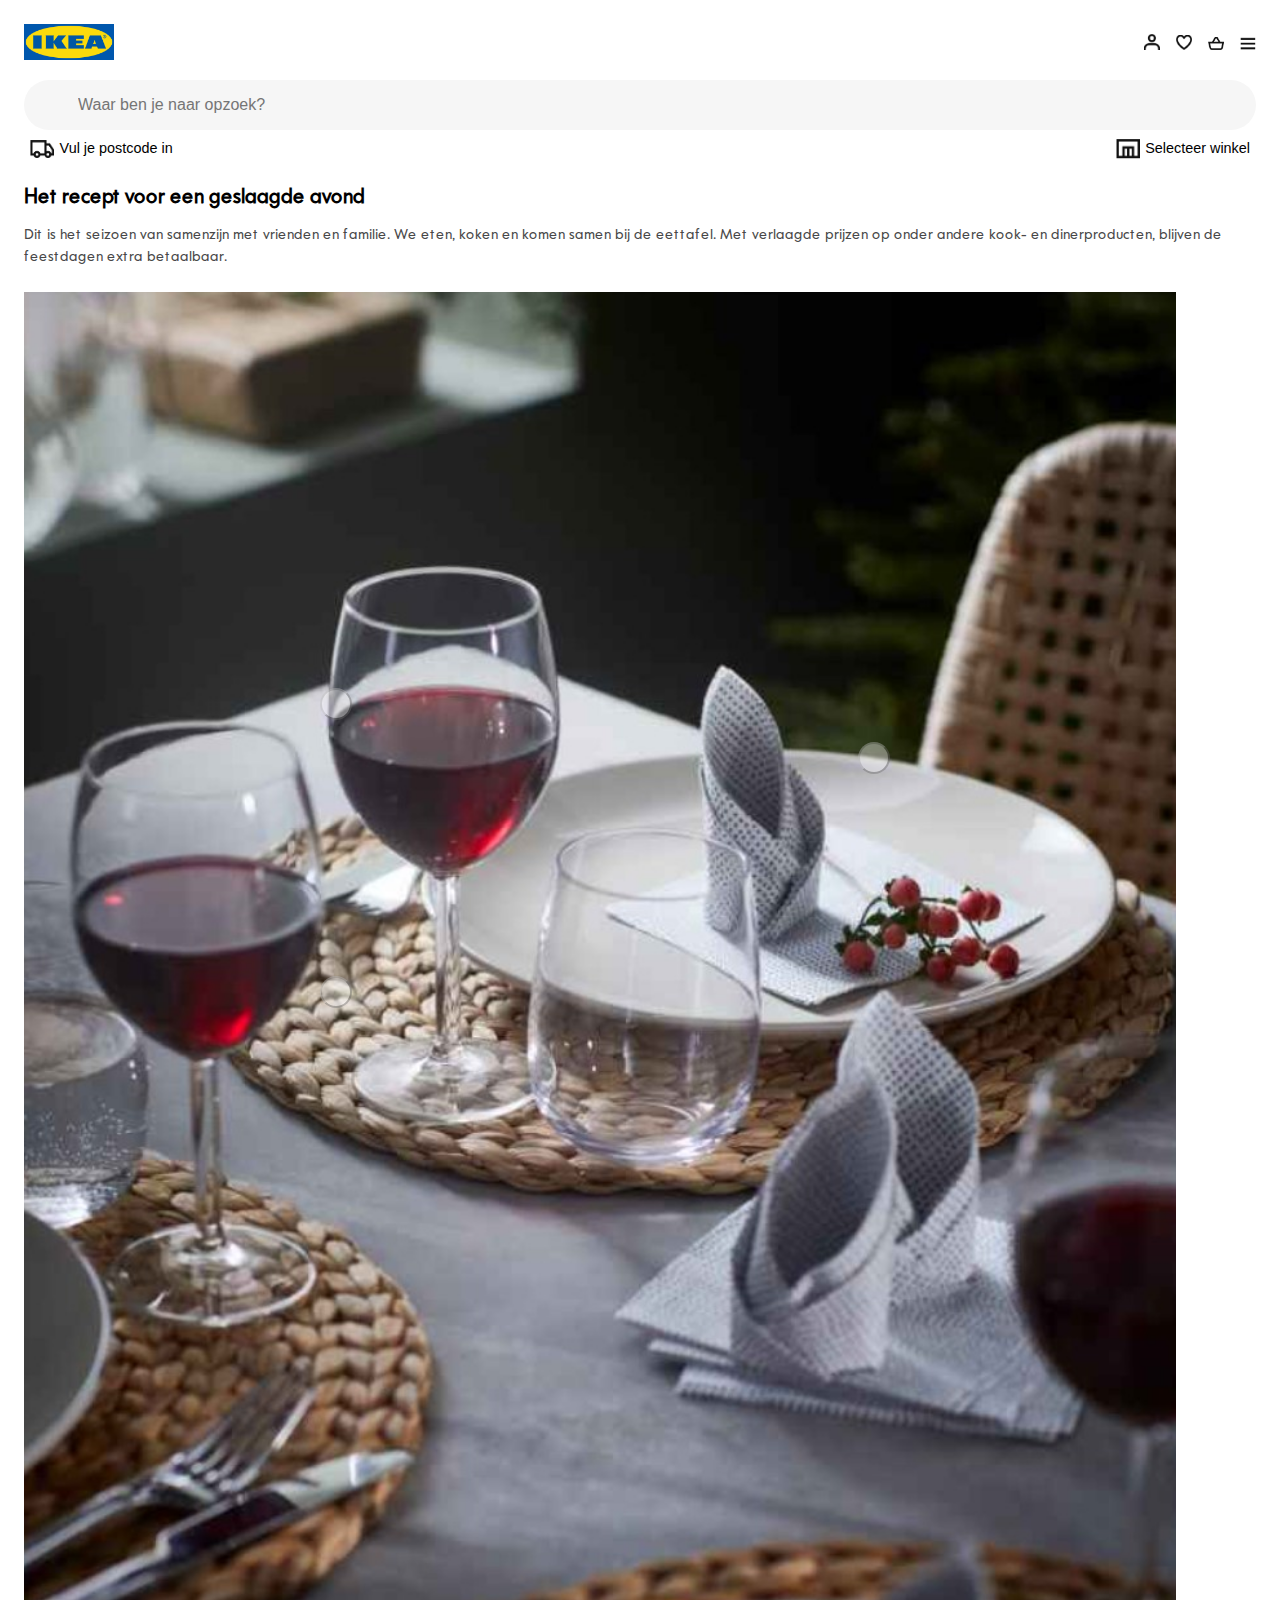
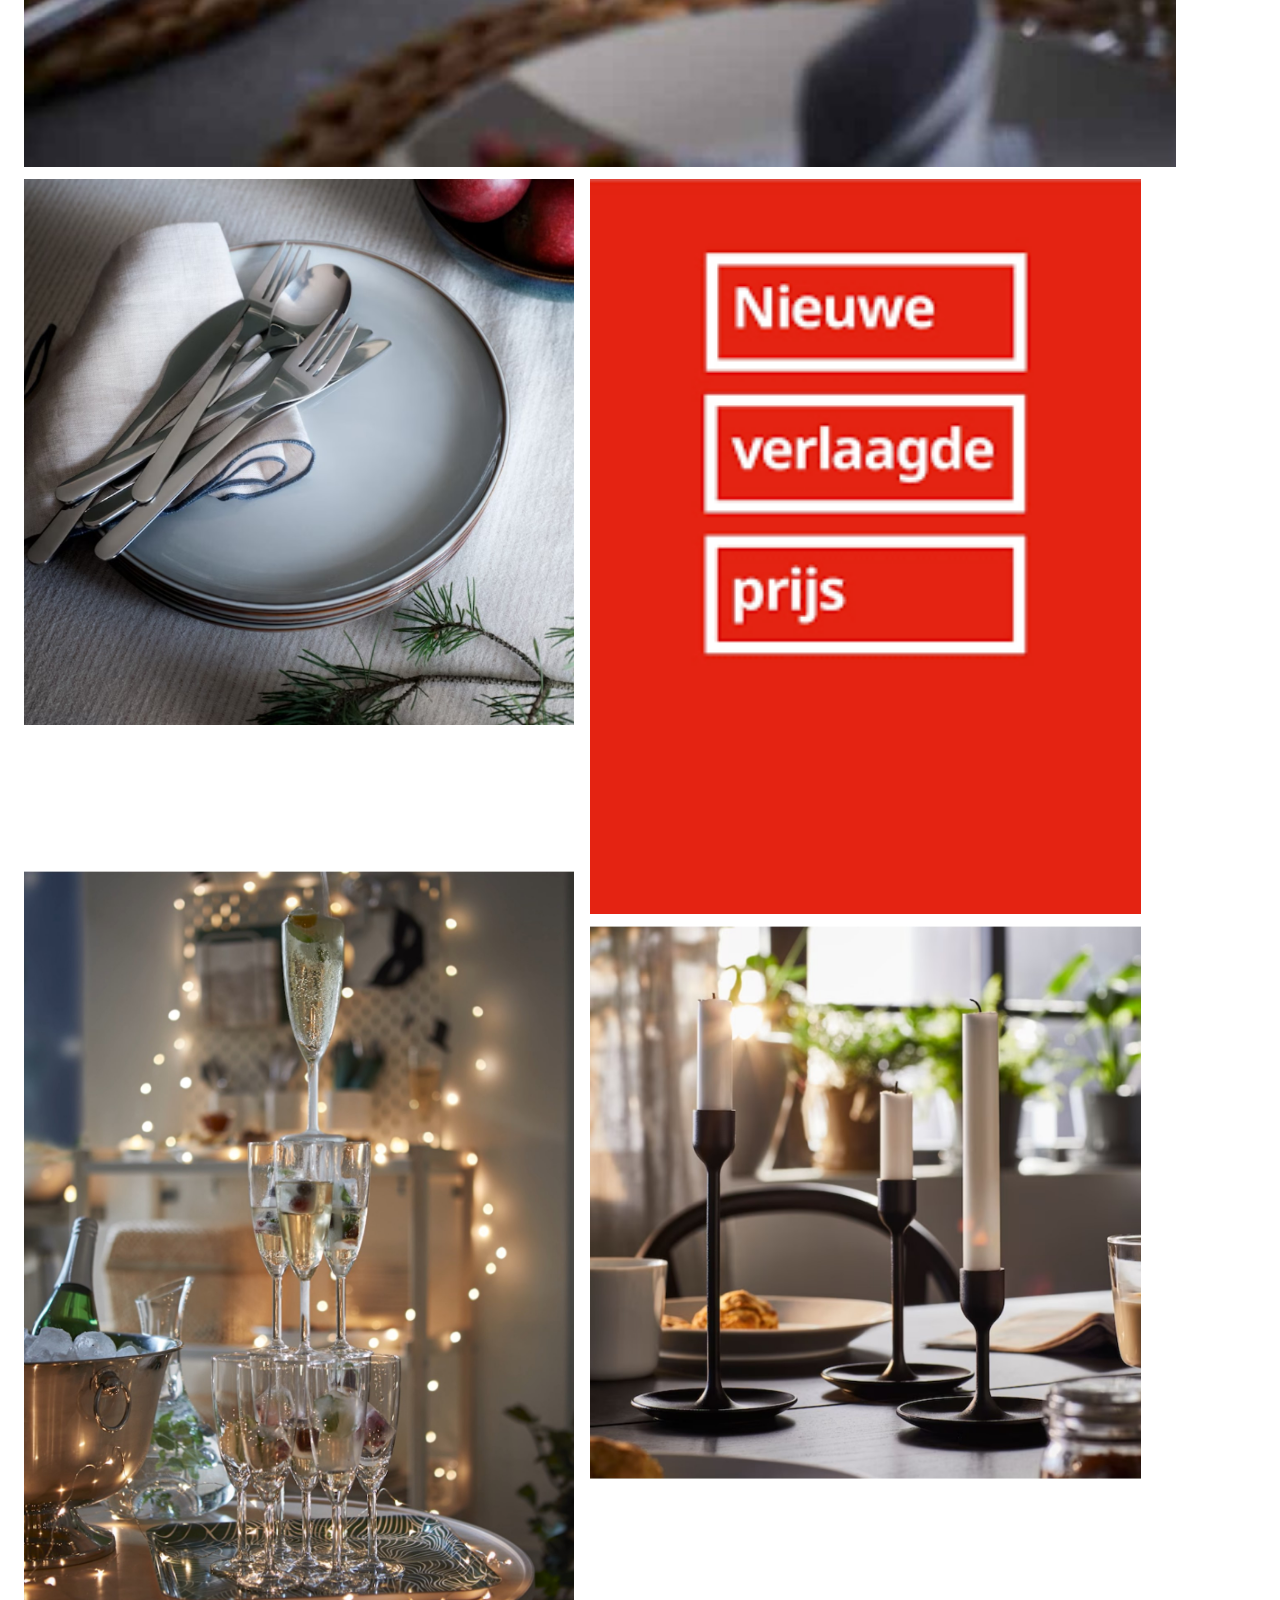
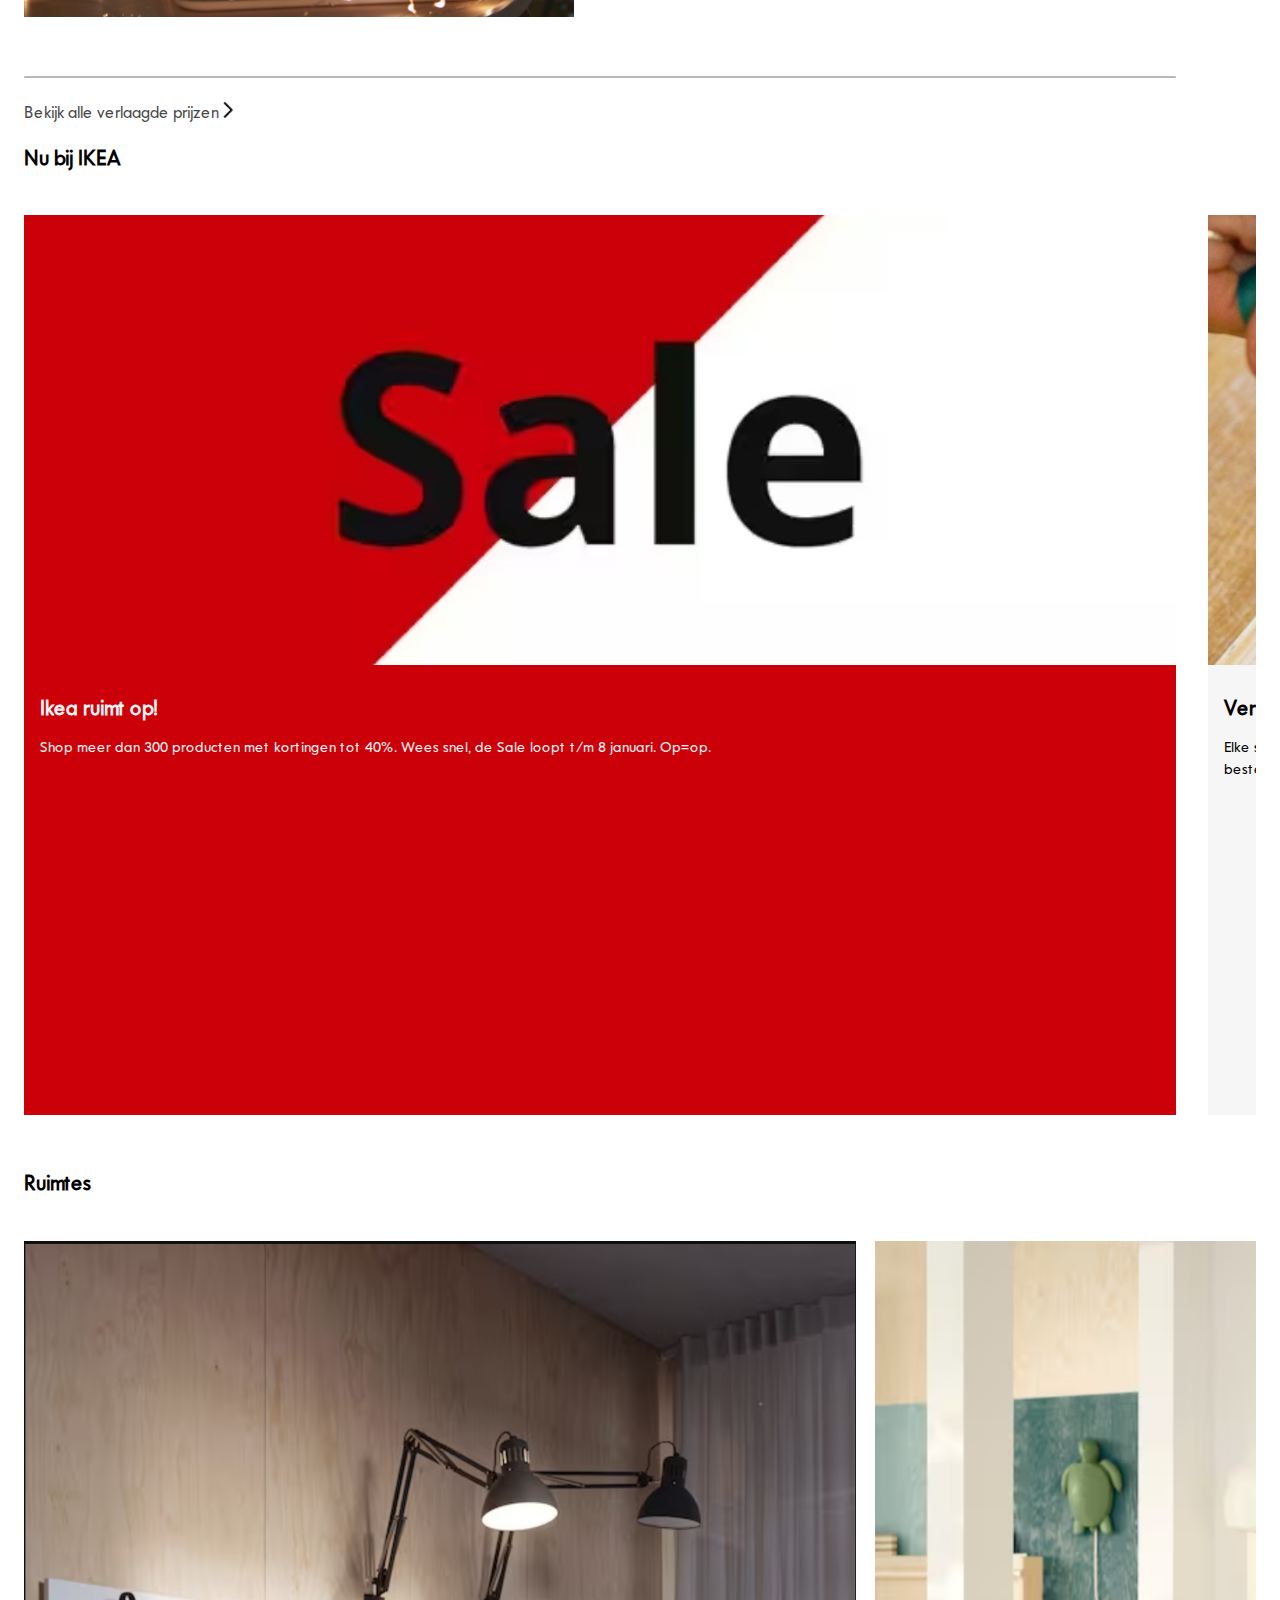
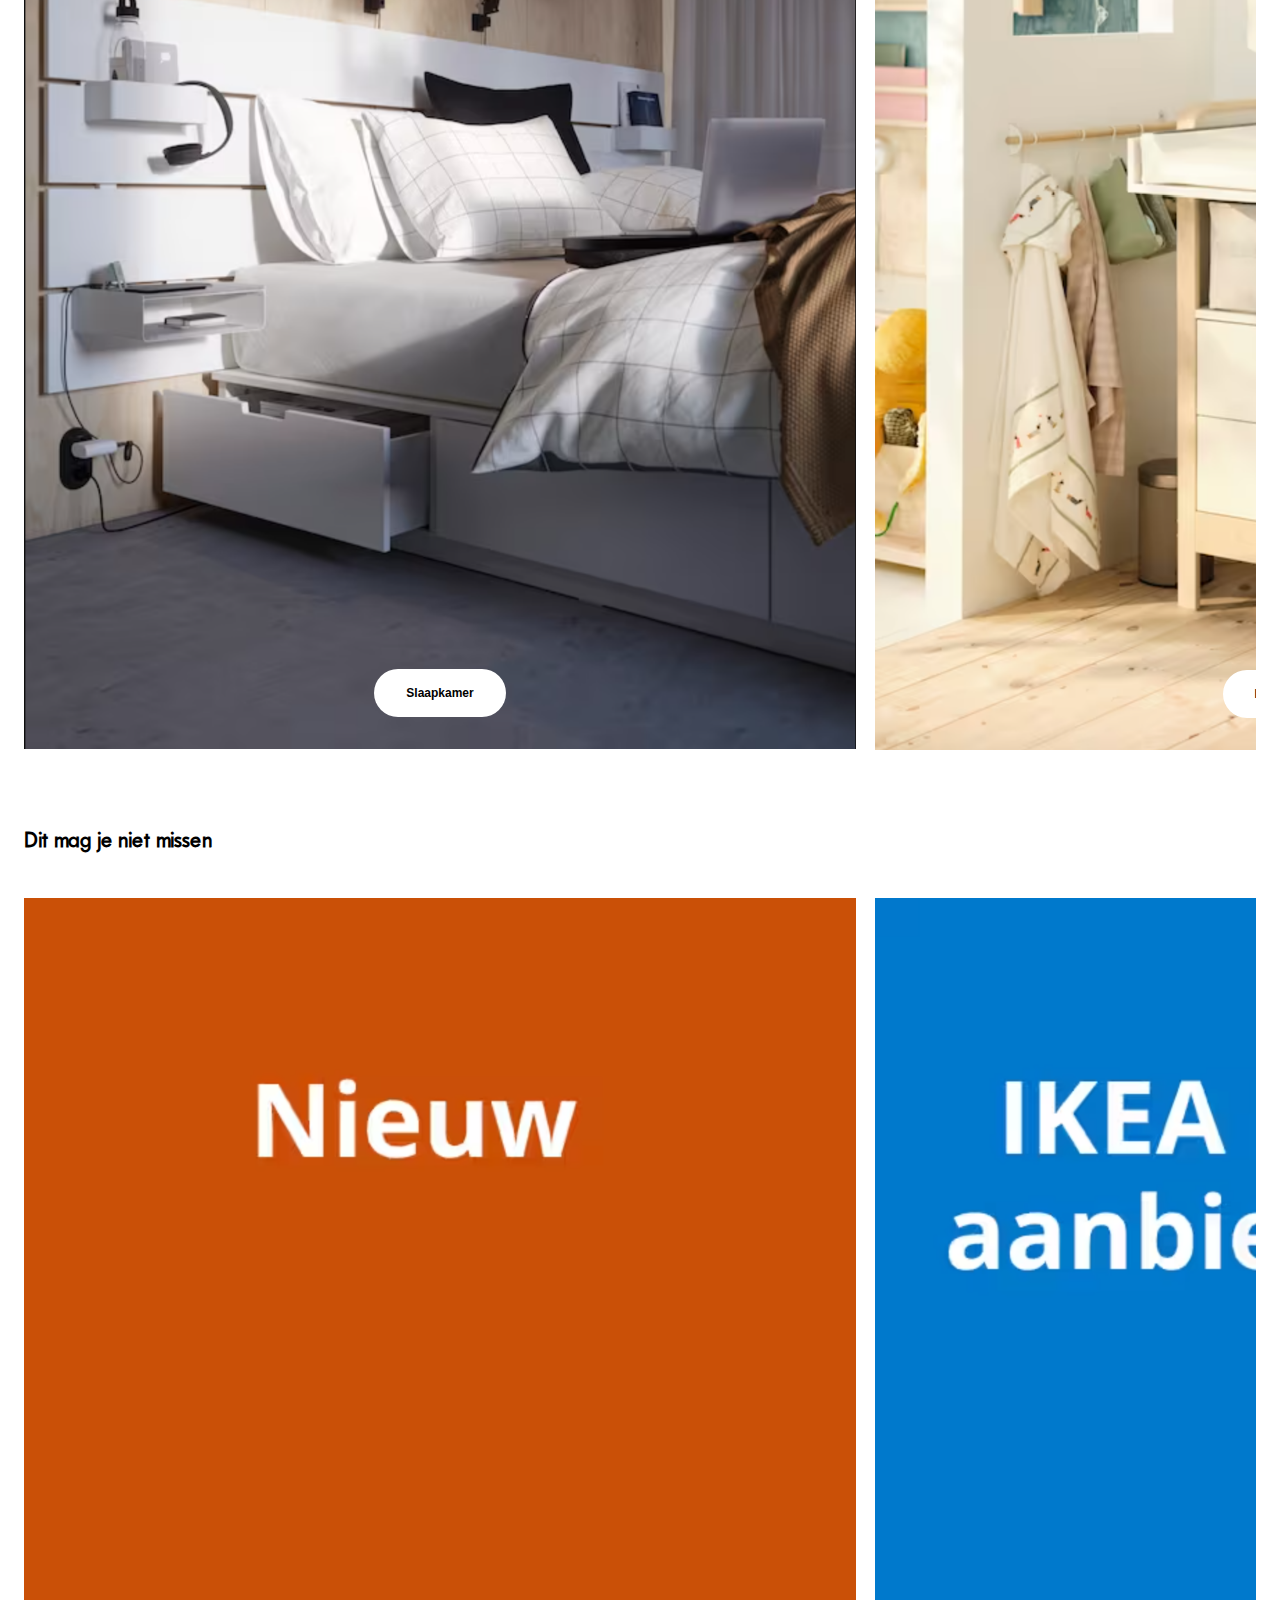
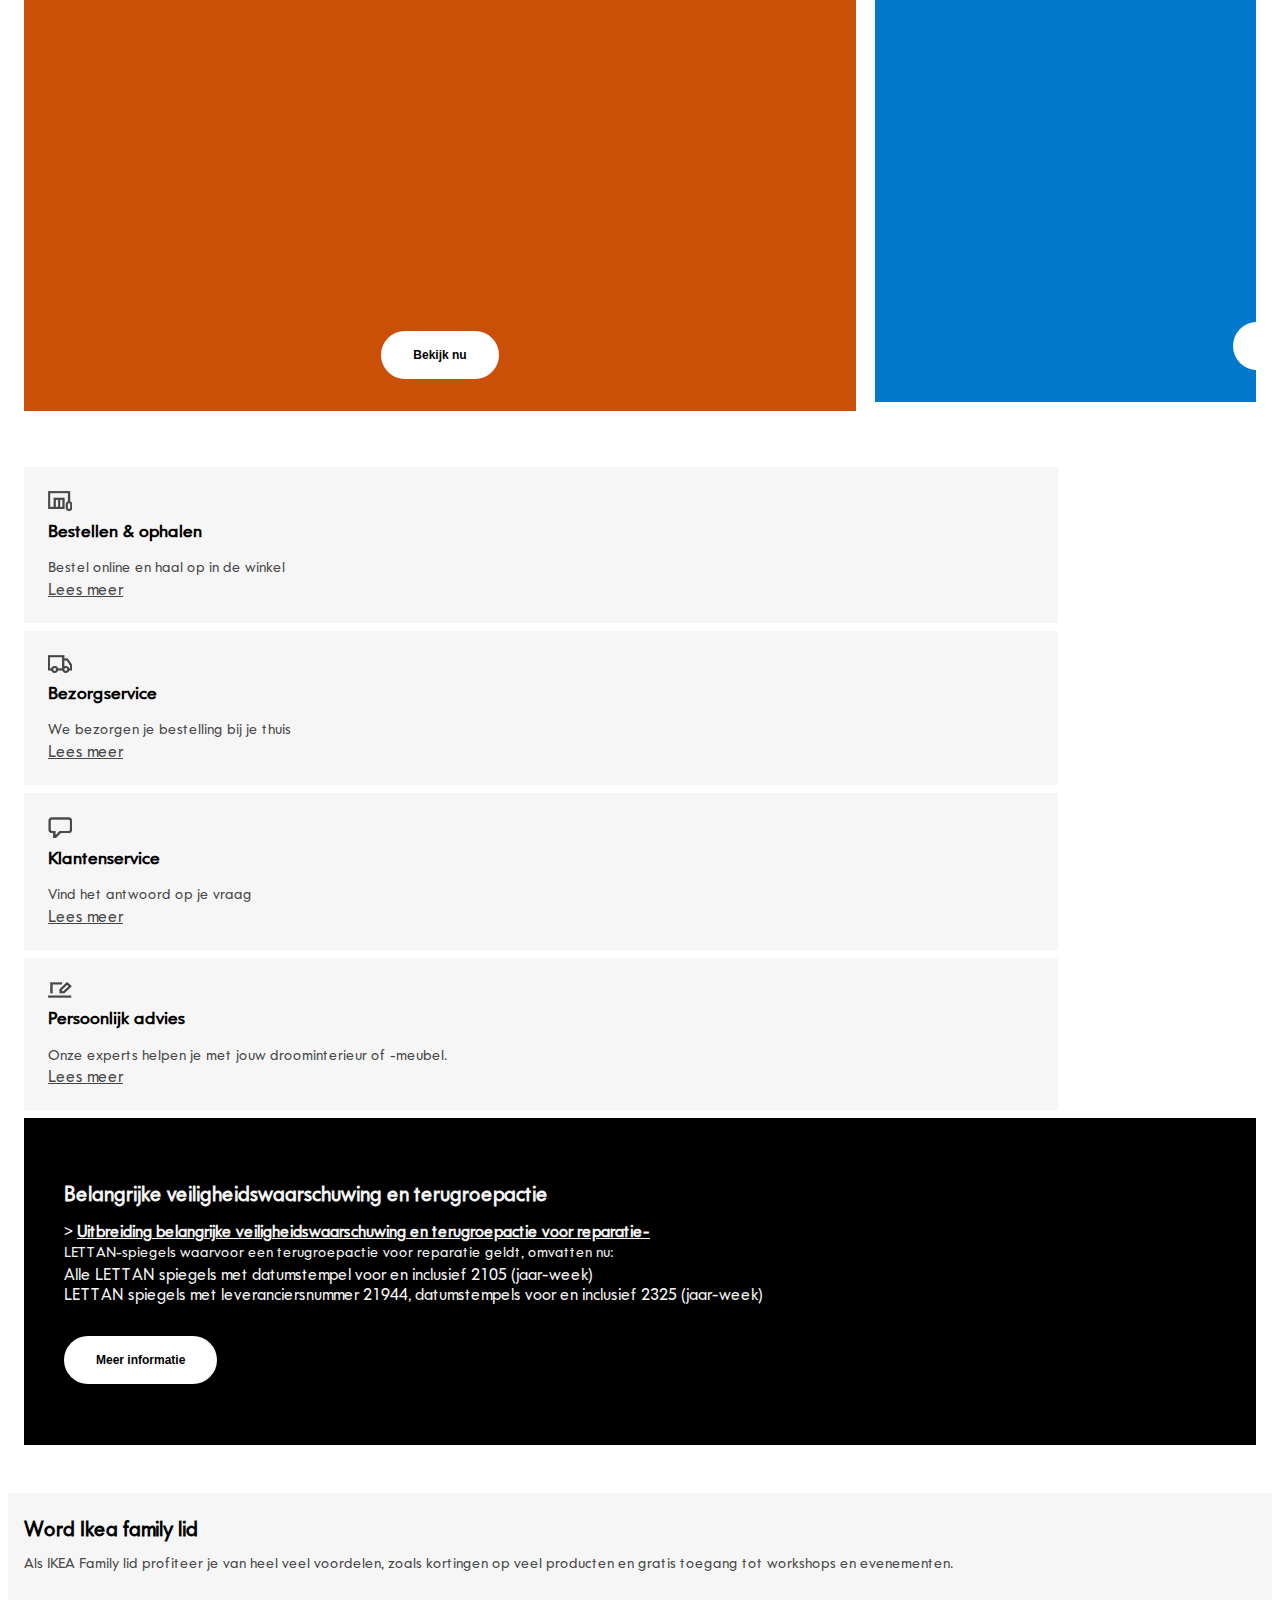
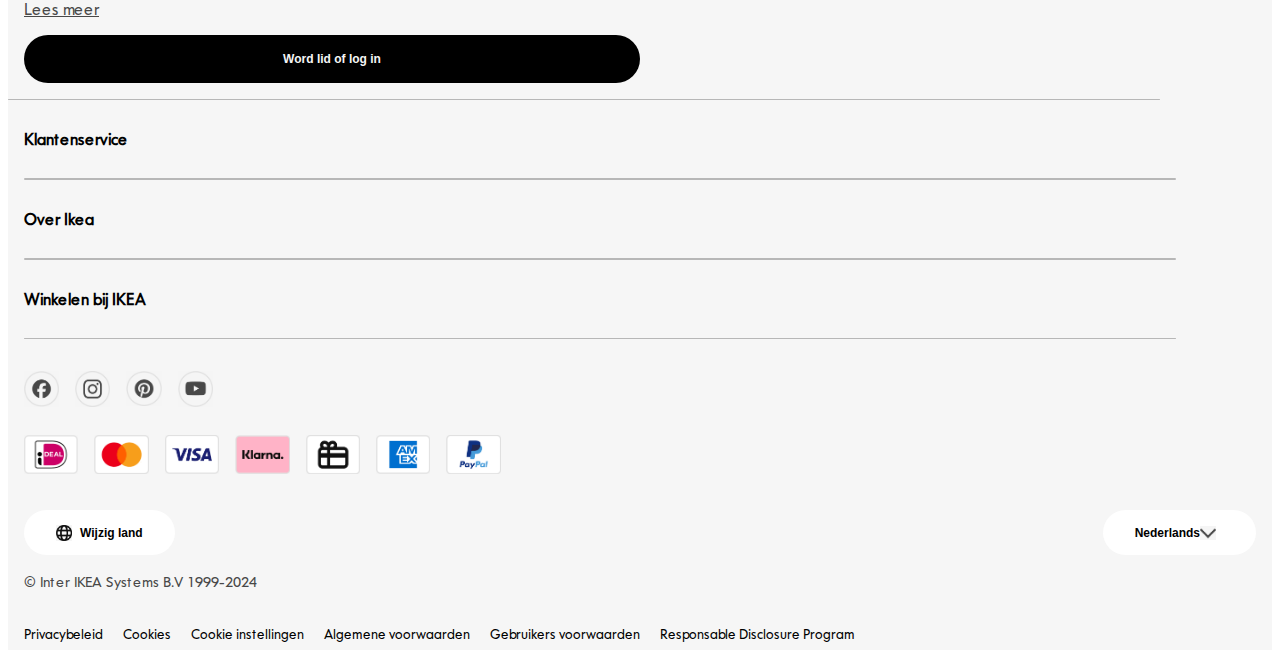
<file: index.html>
<!DOCTYPE html>
<html lang="nl">

<head>
    <meta charset="UTF-8">
    <meta name="viewport" content="width=device-width, initial-scale=1.0">
    <link rel="stylesheet" type="text/css" href="styles.css" />
    <title>namaak ikea</title>
</head>

<body>
    <header>

        <nav>
            <a href="pagina2.html"><img src="./Images/ikeaLogoImg.png" alt="Ikea logo"></a>
            <ul>
                <li><a href="pagina2.html"><img src="./Images/accountImg.png" alt="Mijn account"></a></li>
                <li><a href="pagina2.html"><img src="./Images/heartImg.png" alt="Favorieten"></a></li>
                <li><a href="pagina2.html"><img src="./Images/winkelmandImg.png" alt="Winkelmand"></a></li>
                <li><a href="pagina2.html"><img src="./Images/hamburgermenuImg.png" alt="Hamburger menu"></a></li>
            </ul>
        </nav>
        <!-- zoekbalk -->
        <form id="form" role="search">
            <!-- <img src="/Images/vergrootglasImg.png" alt="vergrootglas"> -->
            <input type="search" id="query" name="q" placeholder="Waar ben je naar opzoek?">

        </form>
        <div>
            <button><img src="./Images/busjeWit.png" alt="busje">Vul je postcode in</button>
            <button><img src="./Images/WinkelWit.png" alt="winkel">Selecteer winkel</button>
        </div>
        <div class="lijn"></div>
    </header>
    <main>
        <section class="fotos">
            <h1>Het recept voor een geslaagde avond</h1>
            <p>Dit is het seizoen van samenzijn met vrienden en familie. We eten,
                koken en komen samen bij de eettafel. Met verlaagde prijzen op onder
                andere kook- en dinerproducten, blijven de feestdagen extra betaalbaar.
            </p>

            <img src="./Images/wijnimg.jpg" alt="gezellige eettafel met zachte tinten">

            <button class="openButton" data-target="popupContainer1"></button>
            <button class="openButton" data-target="popupContainer2"></button>
            <button class="openButton" data-target="popupContainer3"></button>

            <div id="popupContainer1" class="popup-container">

                <a class="containerPoPInhoud" href="pagina2.html">

                    <h2>SVALKA</h2>
                    <h4>Wijnglas</h4>
                    <p>€4,99</p>
                </a>
                <div class="lijn-verticaal"></div>


            </div>

            <div id="popupContainer2" class="popup-container">

                <h2>FARGKLAR</h2>
                <h4>Bord</h4>
                <p>€12,99</p>

                <div class="lijn-verticaal"></div>


            </div>

            <div id="popupContainer3" class="popup-container">
                <a class="containerPoPInhoud" href="pagina2.html">
                    <h2>SOARE</h2>
                    <h4>Placemet</h4>
                    <p>€3,99</p>
                </a>
                <div class="lijn-verticaal"></div>

            </div>




            <div class="foto-container">
                <a href="pagina2.html"><img src="./Images/bestekimg.jpg" alt="zilver bestekset"></a>
                <a href="pagina2.html">
                    <img src="./Images/korting.png" alt="nieuwe verlaagde prijzen kortings banner">
                </a>
                <a href="pagina2.html"><img src="./Images/champagneimg.jpg"
                        alt="champagne glazen met champagne er in"></a>
                <a href="pagina2.html"><img src="./Images/kaarsenImg.jpg" alt="Zwarte kaarsenhouder set 3 lengtes"></a>
            </div>
            <div class="lijn-horizontaal"></div>
            <a href="pagina2.html">Bekijk alle verlaagde prijzen <img src="./Images/rechtsImg.png"
                    alt="pijl naar rechts om door te gaan"></a>

        </section>
        <section class="sliders">
            <h2>Nu bij IKEA</h2>
            <div class="container">
                <ul>
                    <li>
                        <img src="./Images/saleImg.jpg" alt="korting banner">
                        <h3>Ikea ruimt op!</h3>
                        <p>Shop meer dan 300 producten met kortingen tot 40%. Wees snel, de Sale loopt t/m 8 januari.
                            Op=op.
                        </p>

                    </li>
                    <li>
                        <img src="./Images/bakjeImg.jpg" alt="herbruikbaren silecone afsluitingen voor bakjes">
                        <h3>Verandering hoeft niet de wereld te kosten</h3>
                        <p>Elke stap telt! Verspil bijvoorbeeld minder voedsel met onze handige opbergers en vervang
                            wegwerpproducten
                            met oplaadbare of herbruikbare varianten. Bekijk onze beste tips en producten.
                        </p>

                    </li>
                    <li>
                        <img src="./Images/busjeImg.jpg" alt="rode engelse knuffel bus met boekje">
                        <h3>Er is niks leukers dan een mooi verhaaltje</h3>
                        <p>Samen een boekje lezen. Dat is toch de droom van elk kind. Onze kinderboekjes zijn nu extra
                            voordelig geprijsd.
                            Bekijk ze snel.
                        </p>

                    </li>
                    <li>
                        <img src="./Images/plantenImg.jpg"
                            alt="rieten planten bakken met groten en kleine kamerplanten">
                        <h3>Profiteer van IKEA family aanbiedingen</h3>
                        <p>Ontdek onze IKEA Family aanbiedingen, waaronder 20% IKEA Family korting op alle planten
                            (m.u.v. kunstplanten, geldig t/m 15 januari december 2024).
                        </p>

                    </li>
                </ul>
            </div>
        </section>
        <section class="sliders">
            <h2>Ruimtes</h2>
            <ul>
                <li>
                    <img src="./Images/SlaapKamerImg.png" alt="slaapkamer met witte en bruine tinten">
                    <button>Slaapkamer</button>
                </li>
                <li>
                    <img src="./Images/KinderKamerImg.png" alt="kinderkamer met thema over de ruimte">
                    <button>Kinderkamer</button>
                </li>
                <li>
                    <img src="./Images/WoonKamerImg.png" alt="woonkamer met witte bank en kasten">
                    <button>Woonkamer</button>
                </li>
                <li>
                    <img src="./Images/EetKamerImg.png" alt="Eetkamer met zwarte tafel en stoelen">
                    <button>Eetkamer</button>
                </li>
                <li>
                    <img src="./Images/KeukenKamerImg.png" alt=" Zwarte keuken met wit werkblad">
                    <button>Keuken</button>
                </li>
                <li>
                    <img src="./Images/BadKamerImg.png" alt="Badkamer met witte meubulair">
                    <button>Badkamer</button>
                </li>
                <li>
                    <img src="./Images/ThuisWerkPlekImg.png" alt="Thuiswerkplek">
                    <button>Thuiswerkplek</button>
                </li>
                <li>
                    <img src="./Images/BergingImg.png" alt="Berging">
                    <button>Berging</button>
                </li>
                <li>
                    <img src="./Images/GarageImg.png" alt="Garage met zwarte en grijze tinten">
                    <button>Garage</button>
                </li>
            </ul>
        </section>
        <section class="sliders">
            <h2>Dit mag je niet missen</h2>
            <ul>
                <li>
                    <img src="./Images/NieuwImg.png" alt="">
                    <button>Bekijk nu</button>
                </li>
                <li>
                    <img src="./Images/FamilyImg.png" alt="">
                    <button>Bekijk nu</button>
                </li>
                <li>
                    <img src="./Images/VerlaagdePrijsImg.png" alt="">
                    <button>Bekijk nu</button>
                </li>
                <li>
                    <img src="./Images/GoedkoopImg.png" alt="">
                    <button>Bekijk nu</button>
                </li>
                <li>
                    <img src="./Images/LaagstePrijzenImg.png" alt="">
                    <button>Bekijk nu</button>
                </li>
                <li>
                    <img src="./Images/ElkeStapImg.png" alt="">
                    <button>Bekijk nu</button>
                </li>
            </ul>
        </section>

        <section class="informatie">
            <div>
                <img src="./Images/ophalen.png" alt="computer muis en winkel">
                <h2>Bestellen & ophalen</h2>
                <p>Bestel online en haal op in de winkel</p>
                <a href="pagina2.html">Lees meer</a>
            </div>
            <div>
                <img src="./Images/bezorgengrijs.png" alt="Bezorging bus grijs">
                <h2>Bezorgservice</h2>
                <p>We bezorgen je bestelling bij je thuis</p>
                <a href="pagina2.html">Lees meer</a>
            </div>
            <div>
                <img src="./Images/bericht.png" alt="berichtbox">
                <h2>Klantenservice</h2>
                <p>Vind het antwoord op je vraag</p>
                <a href="pagina2.html">Lees meer</a>
            </div>
            <div>
                <img src="./Images/advies.png" alt="Bezorging bus grijs">
                <h2>Persoonlijk advies</h2>
                <p>Onze experts helpen je met jouw droominterieur of -meubel.</p>
                <a href="pagina2.html">Lees meer</a>
            </div>
        </section>
        <section class="vijligheid">
            <h2>Belangrijke veiligheidswaarschuwing en terugroepactie</h2>
            <ul>
                <li>>
                    <a href="pagina2.html"> Uitbreiding belangrijke veiligheidswaarschuwing en terugroepactie voor
                        reparatie-</a>
                    <p>LETTAN-spiegels waarvoor een terugroepactie voor reparatie geldt, omvatten nu:</p>
                </li>
            </ul>
            <uL>
                <li>Alle LETTAN spiegels met datumstempel voor en inclusief 2105 (jaar-week)</li>
                <li>LETTAN spiegels met leveranciersnummer 21944, datumstempels voor en inclusief 2325 (jaar-week) </li>
            </uL>

            <button>Meer informatie</button>
        </section>

    </main>
    <footer>
        <section>
            <h2>Word Ikea family lid</h2>
            <p>Als IKEA Family lid profiteer je van heel veel voordelen, zoals kortingen op veel producten en gratis
                toegang
                tot workshops en evenementen.
            </p>
            <a href="pagina2.html">Lees meer </a>
            <button>Word lid of log in </button>
        </section>
        <div class="lijn-horizontaal"></div>
        <section>
            <div>
                <h3 class="uitklapmenusContainer">Klantenservice</h3>
                <ul class="uitklapmenus">
                    <li>Klantenservice</li>
                    <li>Mijn bestellingen</li>
                    <li>Ruilen en retourneren </li>
                    <li>transport en bezorging</li>
                    <li>Vorraadinformatie</li>
                    <li>Services</li>
                    <li>Product- en veiligheidswaarschuwing</li>
                    <li>Persoonlijk interieuradvies</li>
                    <li>Feedback</li>
                </ul>
            </div>
            <div class="lijn-horizontaal"></div>
            <div>
                <h3 class="uitklapmenusContainer">Over Ikea</h3>
                <ul class="uitklapmenus">
                    <li>Dit is IKEA</li>
                    <li>Het IKEA concept</li>
                    <li>Duurzaamheid</li>
                    <li>Wooninspiratie</li>
                    <li>IKEA nieuws</li>
                    <li>Catalogus en brochures</li>
                    <li>Campagnes</li>
                    <li>Werken bij IKEA</li>
                </ul>
            </div>
            <div class="lijn-horizontaal"></div>
            <div>
                <h3 class="uitklapmenusContainer">Winkelen bij IKEA</h3>
                <ul class="uitklapmenus">
                    <li>Openingstijden</li>
                    <li>Alle vestigingen</li>
                    <li>Aanbiedingen</li>
                    <li>Zweeds restaurant</li>
                    <li>Zweedse delicatessen</li>
                    <li>IKEA app</li>
                    <li>Cadeaukaart</li>
                    <li>Planners</li>
                </ul>
            </div>
            <div class="lijn-horizontaal"></div>
        </section>
        <section>
            <ul>
                <li><img src="./Images/FacebookImg.png" alt="Facebook link"></li>
                <li><img src="./Images/InstagramImg.png" alt="Instagram link"></li>
                <li><img src="./Images/PinterestImg.png" alt="Pinterest link"></li>
                <li><img src="./Images/YoutubeImg.png" alt="Youtube link"></li>
            </ul>
            <ul>
                <li><img src="./Images/IdealImg.png" alt="Ideal betaal methode"></li>
                <li><img src="./Images/MastercardImg.png" alt="Mastercard betaalmethode"></li>
                <li> <img src="./Images/VisaImg.png" alt="VISA betaalmethode"></li>
                <li><img src="./Images/KLarnaImg.png" alt="Klarna betaalmethode"></li>
                <li><img src="./Images/CadeaubonImg.png" alt="Cadeaubon betaalmethode"></li>
                <li><img src="./Images/AmexImg.png" alt="AMEX betaalmethode"></li>
                <li><img src="./Images/PayPalImg.png" alt="PayPal betaalmethode"></li>
            </ul>
            <ul>
                <li><button><img src="./Images/AardBolImg.png" alt="aardbol logo">Wijzig land</button></li>
                <li><button>Nederlands <img src="./Images/PijlBenedenImg.png" alt="pijl naar onder"></button></li>
            </ul>
            <p>© Inter IKEA Systems B.V 1999-2024</p>
            <ul>
                <li>Privacybeleid</li>
                <li>Cookies</li>
                <li>Cookie instellingen</li>
                <li>Algemene voorwaarden</li>
                <li>Gebruikers voorwaarden</li>
                <li>Responsable Disclosure Program</li>
            </ul>
        </section>
    </footer>
    <script src="script.js"></script>
</body>

</html>
</file>
<file: styles.css>
@font-face {
  font-family: 'ikeadfont';
  src: url('fonts/ikeafontbold.woff2') format('woff2');
  font-weight: bold;
  font-style: normal;
}

/* https://fontswan.com/ikea-font/ */

@font-face {
  font-family: 'ikeafont';
  src: url('fonts/ikeafontregular.woff2') format('woff2');
  font-weight: normal;
  font-style: normal;
}

/* https://fontswan.com/ikea-font/ */






:root {

  --Light-main-text-color: #484848;
  --Light-second-text-color: #f5f5f5;
  --Light-main-header-color: #000;
  --Light-main-background-color: #f5f5f5ea;
  --Light-second-background-color: white;
  --Light-main-line-color: #b7b7b7;
  --Light-main-link-color: rgb(72, 72, 72);
  --Light-main-button-color: #fff;
  --Light-second-button-color: #000;
  --Light-main-active-button: rgb(118, 118, 118);
  --ikea-rood: #CC0008;
  --ikea-blauw: rgb(0, 88, 163);
  --Light-main-border-color: #bfbfbf;
  --Light-main-body-color: white;
}

/* https://www.youtube.com/watch?v=sQUB039MG0I&t=38s */


body {
  font-family: 'ikeafont', sans-serif;
  font-weight: normal;

  border: 0;
  background-color: var(--Light-main-body-color);

}

main {
  margin-left: 1rem;
  margin-right: 1rem;
}

header {
  margin-left: 1rem;
  margin-right: 1rem;
}

h1,
h2,
h3,
h4 {
  font-family: 'ikeafont', sans-serif;
  font-weight: bold;
  font-size: 1.26rem;
  line-height: 1.9;
  margin-bottom: .5rem;
}

p {
  font-size: .9rem;
  line-height: 1.571;
  margin: 0;
  color: var(--Light-main-text-color);
}

ul {
  list-style: none;
  margin: 0;
  padding: 0;
}

a {
  text-decoration: none;
  color: var(--Light-main-link-color);
  ;
}








/* ***HEADER*** */

header nav {
  display: flex;
  flex-direction: row;
  justify-content: space-between;
  flex-wrap: wrap;
  align-items: center;
  width: 100%;
  padding-top: 1rem;
  padding-bottom: 1rem;
}

header nav:first-child img {
  width: 5.6rem;


}


header nav :nth-child(4) img,
header nav :nth-child(5) img {
  width: 1.2rem;
  margin: 0;
  padding: 0;
}

header nav :nth-child(2) img,
header nav :nth-child(3) img {
  width: 1rem;
  margin: 0;
  padding: 0;
}

header nav ul {
  display: flex;
  flex-direction: row;
}

header nav ul li {
  padding-left: 1rem;
}

header div:first-of-type {
  display: flex;
  justify-content: space-between;
}

header button {
  border: 0;
  border-radius: 1rem;

  background-color: var(--Light-second-background-color);
  margin-top: .35rem;

  line-height: 1.6rem;
  font-size: .9rem;

  display: inline-flex;
  align-items: center;
}

header button img {
  width: 1.5rem;
  margin: 0 0.35rem 0 0rem;
}









/* INPUT FORM */

form {
  display: flex;
  flex-direction: row;
}


input {
  display: block;
  width: 100%;
  height: 3.125rem;

  padding: 0.5rem;
  padding-inline: 3.25rem 3.375rem;
  margin: 0 auto;

  font-size: 1rem;
  line-height: 1.5;


  border: 2px solid transparent;
  border-radius: 50em;

  box-shadow: none;
  background-color: var(--Light-main-background-color);
}

/* https://www.ikea.com/nl/nl/ */








/* foto 1 */
.fotos img {
  width: 90vw;
  margin-top: 1.5rem;
  z-index: -1;

}


.fotos .popup-container {
  display: flex;
  flex-direction: row;
  align-items: center;
  width: 8rem;
  height: fit-content;
  background-color: var(--Light-second-background-color);
  z-index: 1;
}


.fotos .popup-container {
  display: none;
}

.fotos div h2 {
  font-size: .83rem;
  margin-bottom: 0;
  color: var(--Light-main-header-color);
  margin: 0 .5rem 0 .5rem;
}

.fotos div h3 {
  color: var(--ikea-rood);
  font-size: .8rem;
  margin: .5rem .5rem 0 .5rem;
}

.fotos div h4 {
  font-weight: normal;
  font-size: .8rem;
  margin: 0 .5rem 0 .5rem;

}

.fotos div p {
  font-weight: bold;
  font-size: 1rem;
  color: var(--Light-main-text-color);
  margin: 0 .5rem .5rem .5rem;
}



.fotos .openButton {
  width: 2rem;
  height: 2rem;
  border-radius: 30px;
  border-color: var(--Light-main-border-color);
  background-color: var(--Light-second-background-color);
  opacity: 40%;

}


.fotos button:nth-of-type(1) {
  position: absolute;
  left: 25vw;
  bottom: 20vh;
}

.fotos div:nth-of-type(1) {
  position: absolute;
  left: 25vw;
  bottom: 6vh;
}

.fotos button:nth-of-type(2) {
  position: absolute;
  left: 67vw;
  bottom: 14vh;
}

.fotos div:nth-of-type(2) {
  position: absolute;
  left: 35vw;
  bottom: 0;
}

.fotos button:nth-of-type(3) {
  position: absolute;
  bottom: -12vh;
  left: 25vw;
}

.fotos div:nth-of-type(3) {
  position: absolute;
  left: 27vw;
  top: 112vh;
}







/* foto 2 */
.fotos .foto-container {
  display: flex;
  width: 100vw;
  flex-wrap: wrap;
  align-items: flex-start;


}

.fotos .foto-container img {
  width: 43vw;
  box-sizing: border-box;
  height: auto;
  margin: 0.5rem 1rem 0 0;

}

.fotos .foto-container :nth-child(3) img {
  position: relative;
  bottom: 3.45rem;
}

.fotos a img {
  width: auto;
  height: 1rem;
}







/* **** SLIDERS *****  */
.sliders {
  width: 100%;
  overflow-x: auto;
  overflow-y: hidden;
}

/* https://chat.openai.com/c/ed29a705-cec3-46fb-a21f-15b470288b3a */

.sliders ul {
  display: flex;
  transition: transform 0.5s ease;
}

.sliders h2 {
  margin-bottom: 2.4rem;
}

.sliders div ul li {
  width: 90vw;
  height: 100vh;
  margin-right: 2rem;

}

.sliders div ul li {
  background-color: var(--Light-main-background-color);
  margin-bottom: 2rem;
}

.sliders div ul:first-child p,
h3 {
  color: var(--Light-second-text-color);

}

.sliders div ul li img {
  width: 90vw;
  height: 50vh;
  object-fit: cover;
  /* zorgt dat foto niet uitrekt */
  /* https://chat.openai.com/c/ed29a705-cec3-46fb-a21f-15b470288b3a */
}



/* SLiders 3 */
.sliders:nth-of-type(3) ul li img {
  width: 65vw;
}

.sliders:nth-of-type(3) ul li {
  margin-right: 1.2rem;
}

.sliders:nth-of-type(3) ul li {
  display: flex;
  flex-direction: column;
  align-items: center;

}

.sliders:nth-of-type(3) ul li button {
  display: inline-flex;
  justify-content: center;
  align-items: center;
  min-height: 3rem;
  padding: 0 2rem;
  width: fit-content;

  border: 0;
  border-radius: 30px;
  background-color: var(--Light-second-background-color);

  font-weight: bold;
  font-size: .75rem;

  position: relative;
  bottom: 5rem;

}





/* SLiders 4 */
.sliders:nth-of-type(4) ul li img {
  width: 65vw;
}

.sliders:nth-of-type(4) ul li {
  margin-right: 1.2rem;
}

.sliders:nth-of-type(4) ul li button {
  display: inline-flex;
  justify-content: center;
  align-items: center;
  min-height: 3rem;
  padding: 0 2rem;
  width: fit-content;

  border: 0;
  border-radius: 30px;
  background-color: var(--Light-second-background-color);

  font-weight: bold;
  font-size: .75rem;

  position: relative;
  bottom: 5rem;

}


.sliders:nth-of-type(4) ul li {
  display: flex;
  flex-direction: column;
  align-items: center;

}



/* sliders 2 */

.sliders:nth-of-type(2) div ul:first-child li:first-of-type {
  background: var(--ikea-rood);
}



.sliders:nth-of-type(2) div ul:first-child li:nth-of-type(2) p,
.sliders:nth-of-type(2) div ul:first-child li:nth-of-type(3) p,
.sliders:nth-of-type(2) div ul:first-child li:nth-of-type(4) p {
  color: var(--Light-main-header-color);
}

.sliders:nth-of-type(2) div ul:first-child li:nth-of-type(2) h3,
.sliders:nth-of-type(2) div ul:first-child li:nth-of-type(3) h3,
.sliders:nth-of-type(2) div ul:first-child li:nth-of-type(4) h3 {
  color: var(--Light-main-header-color);
}

.sliders:nth-of-type(2) div ul:first-child li p,
h3 {
  margin-left: 1rem;
  margin-right: 1rem;
}


.sliders:nth-of-type(2) div ul li button img {
  width: 5vw;
  height: auto;
}

.sliders:nth-of-type(2) div ul li button {
  background-color: var(--second-button-color);
  border: 0;
  border-radius: 30rem;
  width: 4rem;
  height: 4rem;
}










/* **** INFORMATIE **** */
.informatie div {
  background-color: var(--Light-main-background-color);
  margin: 0.5rem 0 0.5rem 0;
  padding: 1.5rem;
  width: 77vw;
}


.informatie img {
  width: 1.5rem;
}

.informatie h2 {
  margin: 0 0 0.5rem 0;
  font-size: 1.1rem;
}

.informatie div a {
  text-decoration: underline;
  color: var(--Light-main-text-color);
}

.informatie p {
  color: var(--Light-main-text-color);
}








/* *** VIJLIGHEID **** */
.vijligheid {
  background-color: var(--Light-main-header-color);

  display: flex;
  flex-direction: column;
  align-items: flex-start;

  padding: 2.5rem;
  padding-bottom: 3.8rem;
  margin-bottom: 3rem;
}


.vijligheid p {
  color: var(--Light-second-text-color);
}

.vijligheid a {
  text-decoration: underline;
  font-weight: bold;
  color: var(--Light-second-text-color);
}

.vijligheid li {
  color: var(--Light-second-text-color);
}

.vijligheid h2 {
  color: var(--Light-second-text-color);
}


.vijligheid button {
  display: inline-flex;
  justify-content: center;
  align-items: center;
  min-height: 3rem;
  padding: 0 2rem;
  margin: 2rem 0 0 0;
  width: fit-content;

  border: 0;
  border-radius: 30px;
  background-color: var(--Light-main-button-color);

  font-weight: bold;
  font-size: .75rem;
}

/* https://www.ikea.com/nl/nl/ */


footer {
  background-color: var(--Light-main-background-color);

}

footer h2 {
  margin-bottom: 0.25rem;
}

footer h3 {
  color: var(--Light-main-header-color);
  font-size: 1rem;

  margin: 1.5rem 0 1.5rem 0;
}

footer p {
  margin-bottom: 1.5rem;
}

footer a {
  text-decoration: underline;
}

.lijn-horizontaal {
  width: 90vw;
  height: .09rem;
  background-color: var(--Light-main-line-color);
  border-radius: 1rem;
}

footer section {
  margin-left: 1rem;
  margin-right: 1rem;
}

footer section:nth-of-type(1) {
  display: flex;
  flex-direction: column;
}

footer button:first-of-type {
  background-color: var(--Light-second-button-color);

  color: var(--Light-second-text-color);
  font-weight: bold;
  font-size: .75rem;


  border-radius: 64px;
  border: 0;


  display: inline-flex;
  justify-content: center;
  align-items: center;

  min-height: 3rem;
  padding: 0 2rem;
  margin: 1rem 0 1rem 0;
  width: 50%;

}

/* https://www.ikea.com/nl/nl/ */






/* FOOTER */
footer section:nth-of-type(3) ul:nth-of-type(3) {
  display: flex;
  flex-direction: row;
  justify-content: space-between;
}

footer section:nth-of-type(3) ul {
  display: flex;
  margin-top: 1rem;
}

footer section:nth-of-type(3) ul:nth-of-type(1) img {
  width: 2.2rem;
  margin: 1rem 1rem 0.5rem 0;
}

footer section:nth-of-type(3) ul:nth-of-type(2) {
  display: flex;
  flex-wrap: wrap;

  margin-top: 1rem;
}

footer section:nth-of-type(3) ul:nth-of-type(2) li {
  margin-right: 1rem;
}

footer section:nth-of-type(3) ul:nth-of-type(2) img {
  width: 3.4rem;
}

footer section:nth-of-type(3) ul li button img {
  width: 1rem;
  padding-right: 0.5rem;
}

footer section:nth-of-type(3) ul li button {
  border-radius: 64px;
  display: inline-flex;
  justify-content: center;
  align-items: center;
  min-height: 2.8rem;
  padding: 0 2rem;
  width: 100%;
  box-sizing: border-box;
  background-color: var(--Light-main-button-color);

  font-weight: bold;
  font-size: .75rem;
  color: var(--Light-second-button-color);

  margin: 1rem 0 1rem 0;
}

/* https://www.ikea.com/nl/nl/ */

footer section:nth-of-type(3) ul:nth-of-type(4) {
  display: flex;
  flex-wrap: wrap;
}

footer section:nth-of-type(3) ul:nth-of-type(4) li {
  display: inline-block;
  margin-inline: 0 1.25rem;
  padding: 0.5rem 0;

  font-size: 0.85rem;
}









/* *** UITKLAP MENUS *** */
.uitklapmenus {
  display: none;
  transition: display 0.3s ease;
}

.uitklapmenus.active {
  display: block;
}

/* https://chat.openai.com/c/ed29a705-cec3-46fb-a21f-15b470288b3a */







/* pagina 2 general */
.pagina2 main {
  margin: 0;
}

.pagina2 {
  margin: 0;
}

.pagina2 header,
.pagina2 section:nth-of-type(2),
.pagina2 section:nth-of-type(3),
.pagina2 section:nth-of-type(4) .pagina2 section:nth-of-type(5) .pagina2 section:nth-of-type(6),
.pagina2 footer section {
  margin: 0 1rem 0 1rem;
}






/* SECTION 1 */
.pagina2 main section:nth-of-type(1) {
  margin: 0;
}








/* *** CAROUSEL FOTOS *** */

@media screen and (min-width:1843px) {
  #carousel-container ul li img {
    width: 100vw;
    height: 110vh;

  }

}

.pagina2 #carousel-container div button:active {
  border: 2%;
  border-radius: 30%;
  background-color: var(--Light-main-active-button);
}


.pagina2 #carousel-container div {
  display: flex;
  flex-direction: row;
  justify-content: center;

}

.pagina2 #carousel-container div button:first-of-type {
  margin: 0;
}

.pagina2 #carousel-container div button {
  border: 0px;
  border-radius: 2rem;
  width: .5rem;
  height: .5rem;
  margin-left: .5rem;
  background-color: var(--Light-main-text-color);
}



.pagina2 #carousel-container ul li {
  width: 100vw;
  height: auto;
  display: none;
}

.pagina2 #carousel-container ul li img {
  width: 100vw;
  height: auto;


}

.pagina2 #carousel-container ul .active-carousel {
  display: block;
}

/* hulp van broer  */




/* SECTION 2 */

.pagina2 section:nth-of-type(1) ul li img {
  width: 100vw;
}



.pagina2 main section:nth-of-type(2) div {
  display: flex;
  align-items: center;
}




/*  *** STARS *** */

.stars {
  display: inline-block;
  font-size: 1.25rem;
  color: var(--Light-main-header-color);
  /* Set the default star color */
  cursor: pointer;
}

.stars::before {
  content: "\2605";
  /* Unicode character for a solid star */

}

.stars[data-rating="0"]::before {
  color: var(--Light-main-background-color);
  /* Set the color for unrated stars */
}

.stars[data-rating="1"]::before,
.stars[data-rating="2"]::before,
.stars[data-rating="3"]::before,
.stars[data-rating="4"]::before,
.stars[data-rating="5"]::before {
  color: var(--Light-main-header-color);
}

/* https://chat.openai.com/c/ed29a705-cec3-46fb-a21f-15b470288b3a */






/*** SECTION 3 ****/


.pagina2 main section:nth-of-type(3) ul {
  border-radius: 1rem;
  border: .08rem solid var(--Light-main-border-color);
  background-color: var(--Light-main-background-color);
  padding: 1.3rem 1rem;
  margin-bottom: 1.5rem;
}

.pagina2 main section:nth-of-type(3) ul li {
  display: flex;
  flex-direction: row;

}

.pagina2 main section:nth-of-type(3) div {
  display: flex;
}

.pagina2 main section:nth-of-type(3) ul li div {
  display: flex;
  flex-direction: column;
}

.pagina2 main section:nth-of-type(3) ul li img {
  width: 1.2rem;
  height: 1rem;
  margin-right: 1rem;
  margin-top: .5rem;
}

.pagina2 main section:nth-of-type(3) ul li img:nth-child(2) {
  width: 1rem;
  height: 2rem;
  margin-right: 1rem;
}

.pagina2 main section:nth-of-type(3) img {
  width: 20vw;
}

.pagina2 .lijn-horizontaal {
  margin: 1rem 0 1rem 0;
}

.pagina2 main section:nth-of-type(3) h2 {
  font-size: .95rem;
}

.pagina2 main section:nth-of-type(3) li h3 {
  font-size: .875rem;
  color: var(--Light-main-header-color);
  margin: 0;
}

.pagina2 main section:nth-of-type(3) li p {
  font-size: 1rem;
}

.pagina2 main section:nth-of-type(3) p:nth-of-type(2) {
  font-size: .75rem;
  margin: 1rem 0 .5rem 0;
}

.pagina2 main section:nth-of-type(3) input {
  width: 20rem;

  display: inline-flex;
  text-align: center;

  padding: 0 0.5rem;

  background-color: var(--Light-main-button-color);

  border: .09rem solid var(--Light-main-border-color);
  border-radius: 64px
}

.pagina2 main section:nth-of-type(3) div button {
  background-color: var(--Light-main-button-color);
  color: var(--Light-main-header-color);

  border: 0;

  padding: 0;
  margin: 0;
  width: 2rem;

  font-size: 1.7rem;
}

.pagina2 main section:nth-of-type(3) button {
  background-color: var(--ikea-blauw);

  color: var(--Light-second-text-color);
  font-weight: bold;
  font-size: 1rem;

  display: inline-flex;
  justify-content: center;
  align-items: center;
  min-height: 3.5rem;
  width: 100%;

  padding: 0 2rem;
  margin: 1rem 0 1rem 0;

  box-sizing: border-box;

  border: 0;
  border-radius: 6rem;
}




.pagina2 main section:nth-of-type(3) p {
  font-size: 1.25rem;
}








.pagina2 .sliders {
  margin: 0 1rem 6rem 1rem;
  width: 90vw;
}

.pagina2 .sliders li {
  margin-right: 1rem;
}

.pagina2 .sliders h2 {
  font-size: .75rem;
  margin-bottom: 0;
}

.pagina2 .sliders h3 {
  color: var(--Light-main-header-color);
  margin: 1rem 0 1rem 0;
}

.pagina2 .sliders img {
  height: 8rem;
  width: 9rem;
}

.pagina2 .sliders .stars {
  font-size: 1rem;
}

.pagina2 .sliders div {
  display: flex;
}

.backToTopBtn {
  display: none;
  position: fixed;
  bottom: 20px;
  /* Adjust the distance from the bottom as needed */
  right: 20px;
  background-color: #007BFF;
  color: #fff;
  border: none;
  padding: 10px 20px;
  cursor: pointer;
  border-radius: 5px;
  font-size: 16px;
  outline: none;
  opacity: 0.7;
  transition: opacity 0.3s ease-in-out;
}


/* *** FOOTER PAGINA 2 *** */


.pagina2 footer button:nth-of-type(1) {
  align-self: center;
}

.pagina2 footer button:nth-of-type(2) {
  background-color: var(--Light-second-button-color);
  color: var(--Light-second-text-color);
  font-weight: bold;
  font-size: .75rem;
  border-radius: 64px;
  border: 0;
  display: inline-flex;
  justify-content: center;
  align-items: center;
  min-height: 3rem;
  padding: 0 2rem;
  margin: 1rem 0 1rem 0;
  width: 50%;
}

.pagina2 main section:nth-of-type(4) {
  margin: 1rem;
}

.pagina2 main h2 {
  margin: 1rem;

  font-size: .9rem;
}

.pagina2 main section h2 {
  margin: 0;
  font-size: 1.2rem;
}
</file>
